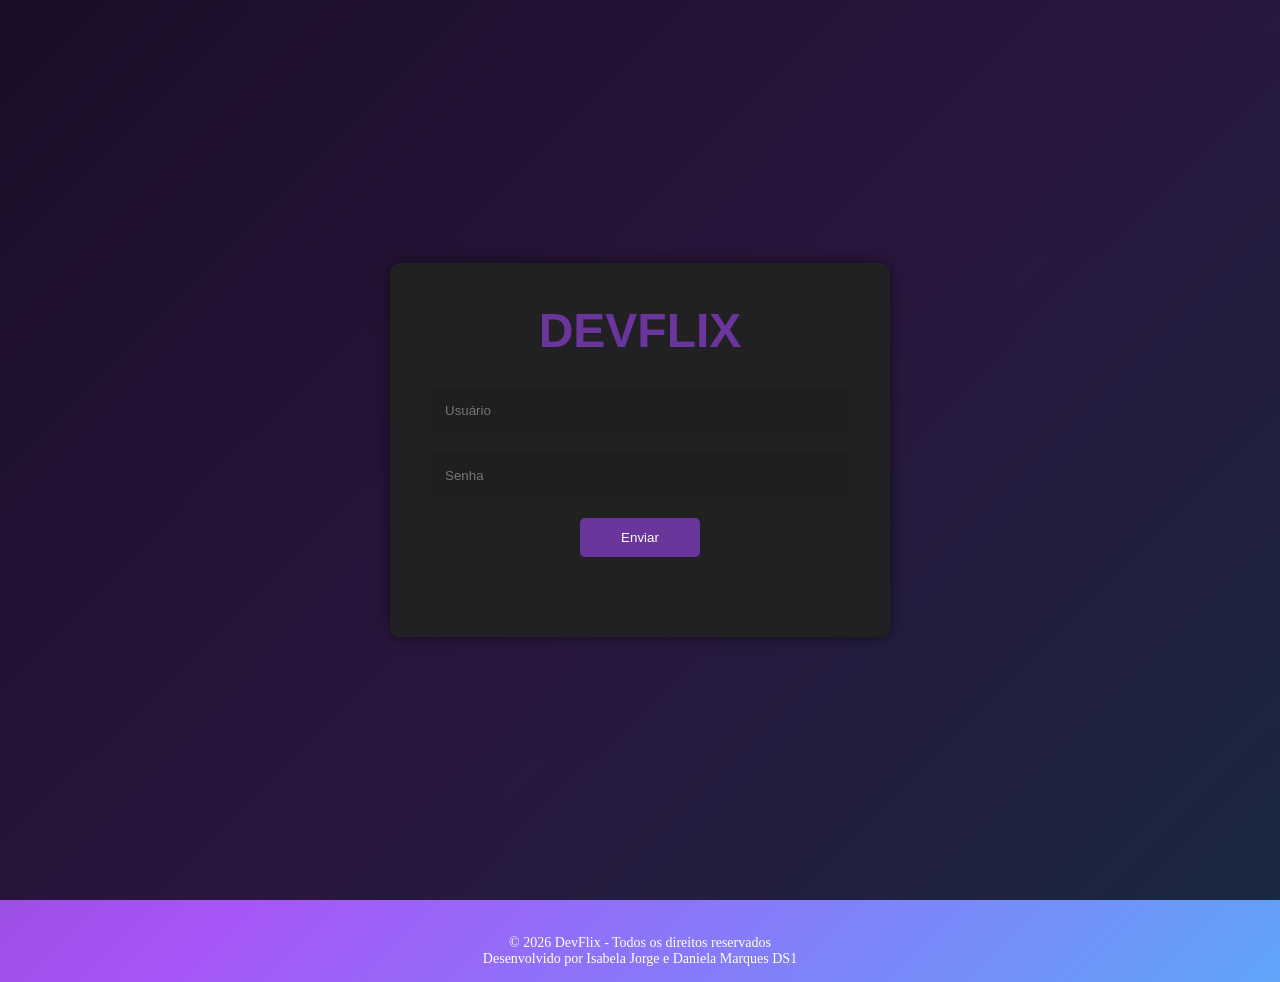
<file: index.html>
<!doctype html>
<html lang="en">
  <head>
    <meta charset="UTF-8" />
    <meta name="viewport" content="width=device-width, initial-scale=1.0" />
    <link rel="stylesheet" href="css/style.css" />
    <link rel="stylesheet" href="css/catalogo.css" />
    <title>DevFlix</title>
  </head>

  <body>
    <div class="overplay">
      <div class="container-login">
        <h1 class="logo">DEVFLIX</h1>

        <form>
          <input type="text" id="usuario" placeholder="Usuário" required />

          <input type="password" id="senha" placeholder="Senha" required />

          <button type="submit">Enviar</button>

          <p id="mensagemErro"></p>
        </form>
      </div>
    </div>

    <footer>
      <p>&#169; 2026 DevFlix - Todos os direitos reservados</p>
      <p>Desenvolvido por Isabela Jorge e Daniela Marques DS1</p>
    </footer>

    <script src="js/script.js"></script>
    <script src="js/temaclaro.js"></script>
  </body>
</html>
</file>
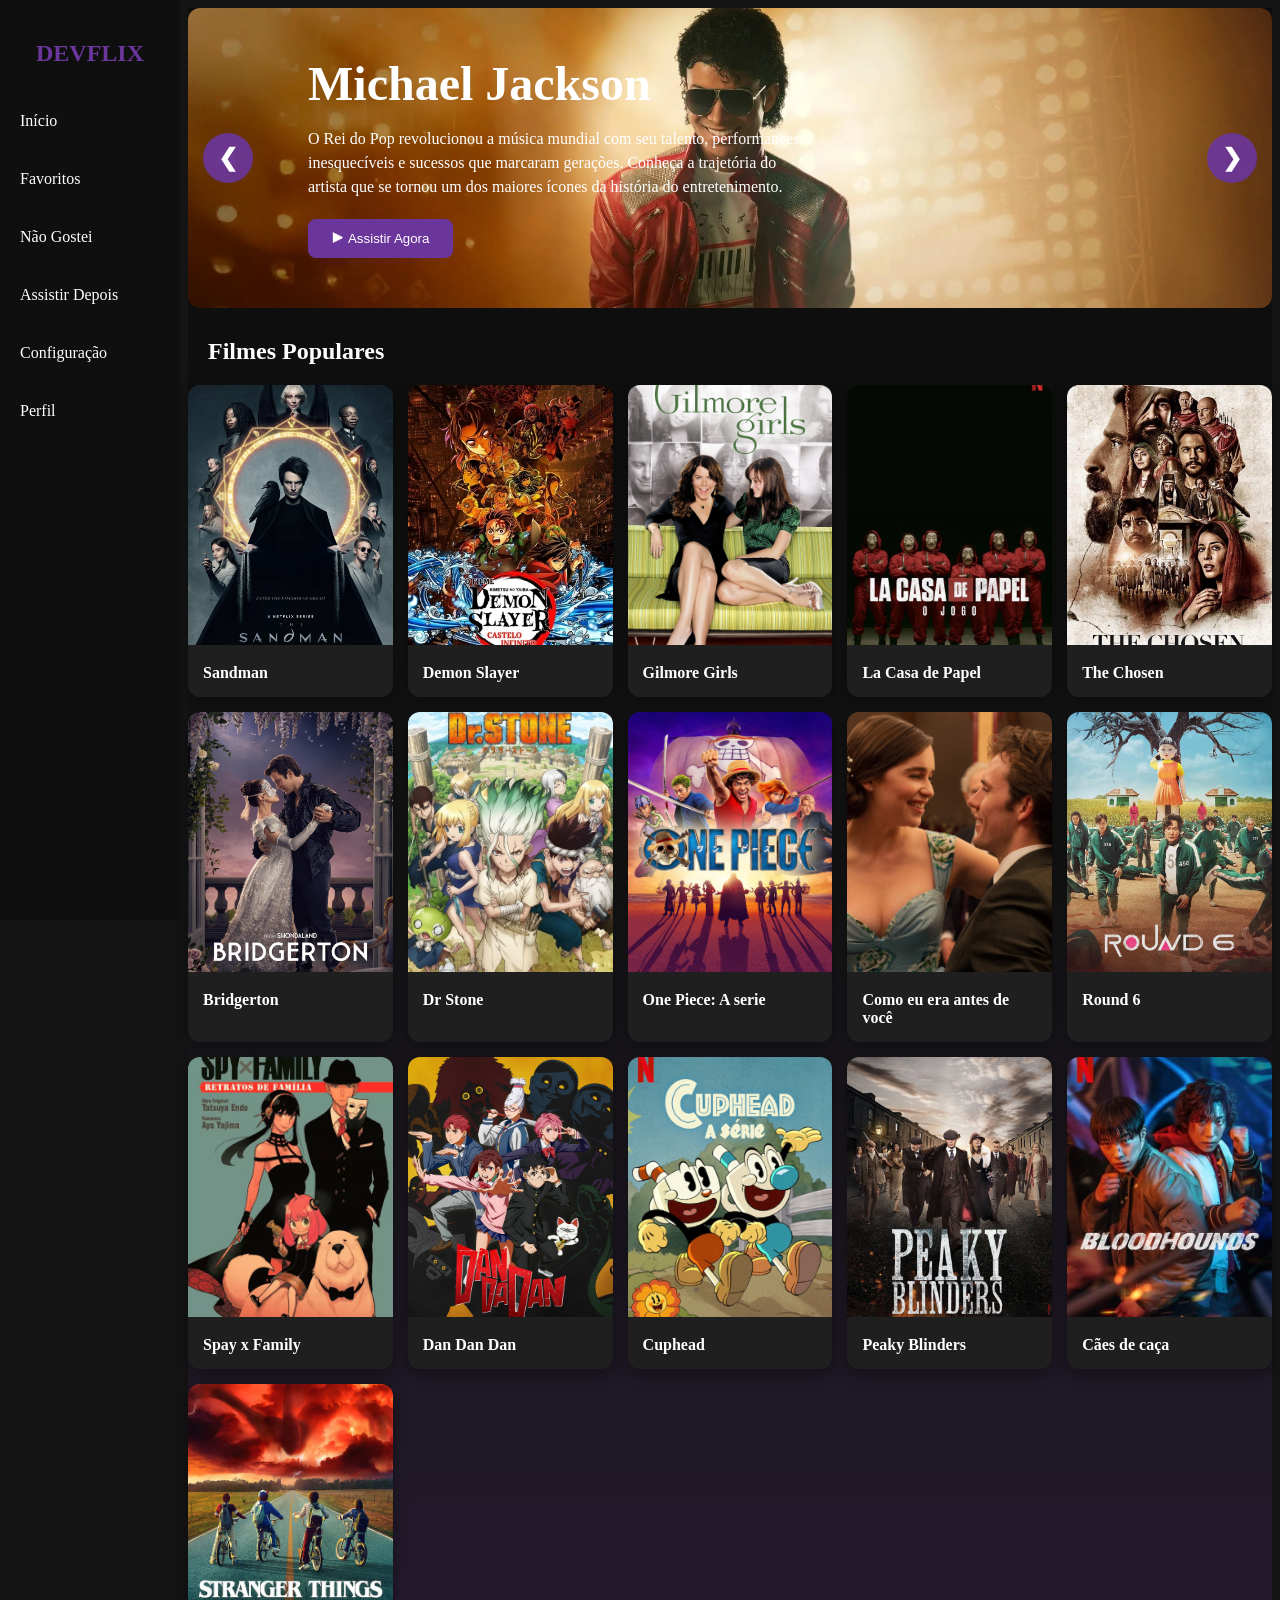
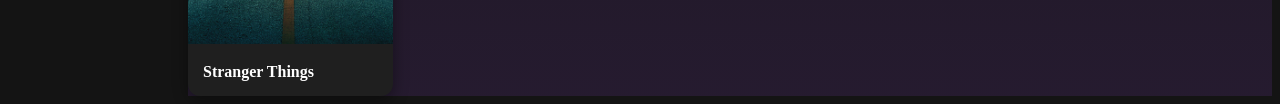
<file: catalogo.html>
<!doctype html>
<html lang="en">
  <head>
    <meta charset="UTF-8" />
    <meta name="viewport" content="width=device-width, initial-scale=1.0" />
    <link rel="stylesheet" href="css/catalogo.css" />
    <title>Catálogo - DEVFLIX</title>
  </head>
  <body>
    <aside class="sidebar">
      <h1 class="logo">DEVFLIX</h1>
      <nav>
        <ul>
          <li>
            <a href="catalogo.html">Início</a>
          </li>
          <li>
            <a href="favoritos.html">Favoritos</a>
          </li>
          <li>
            <a href="naoGostei.html">Não Gostei</a>
          </li>
          <li>
            <a href="assistirDepois.html">Assistir Depois</a>
          </li>
          <li>
            <a href="configuracao.html">Configuração</a>
          </li>
          <li>
            <a href="perfil.html">Perfil</a>
          </li>
          
        </ul>
      </nav>
    </aside>

    <main class="container">

      <section id="banner" class="banner">

        <div class="carrossel">

          <div class="slides">

            <div class="slide active">
              <img src="assets/img/banner1.jpg" alt="Filme 1" />

              <div class="banner-desc">
                <h1>Michael Jackson</h1>

                <p>
                  O Rei do Pop revolucionou a música mundial com seu talento,
                  performances inesquecíveis e sucessos que marcaram gerações.
                  Conheça a trajetória do artista que se tornou um dos maiores
                  ícones da história do entretenimento.
                </p>

                <button>&#11208 Assistir Agora</button>
              </div>

            </div>

            <div class="slide">
              <img src="assets/img/banner2.jpg" alt="Filme 2" />
            </div>

            <div class="slide">
              <img src="assets/img/banner3.jpg" alt="Filme 3" />
            </div>
            
          </div>

          <button class="prev">&#10094;</button>
          <button class="next">&#10095;</button>

        </div>
        
      </section>
      <h2>Filmes Populares</h2>

      <section id="listaFilmes" class="cards-container"></section>

    </main>

    <script src="js/catalogo.js"></script>
    <script src="js/temaclaro.js"></script>
    
  </body>
</html>
</file>
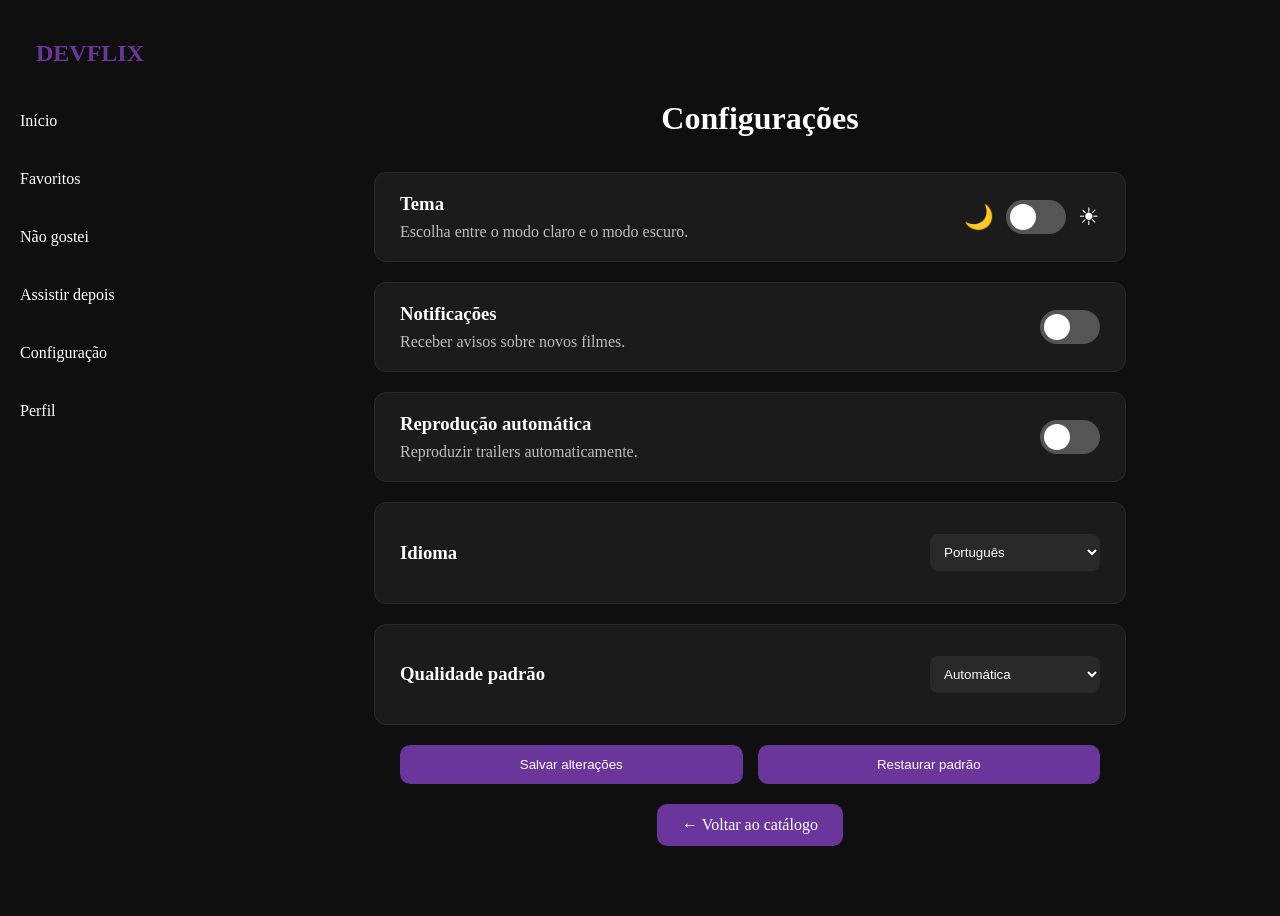
<file: configuracao.html>
<!doctype html>
<html lang="en">
  <head>
    <meta charset="UTF-8" />
    <meta name="viewport" content="width=device-width, initial-scale=1.0" />
    <link rel="stylesheet" href="css/catalogo.css" />
    <link rel="stylesheet" href="css/configuracao.css" />
    <title>Configurações</title>
  </head>
  <body>
    <aside class="sidebar">
      <h1 class="logo">DEVFLIX</h1>
      <nav>
        <ul>
          <li>
            <a href="catalogo.html">Início</a>
          </li>
          <li>
            <a href="favoritos.html">Favoritos</a>
          </li>
          <li>
            <a href="naoGostei.html">Não gostei</a>
          </li>
          <li>
            <a href="assistirDepois.html">Assistir depois</a>
          </li>
          <li>
            <a href="configuracao.html">Configuração</a>
          </li>
          <li>
            <a href="perfil.html">Perfil</a>
          </li>
        </ul>
      </nav>
    </aside>

    <div class="ContainerC">
      <h2>Configurações</h2>

      <div class="card-config">
        <div class="linha">
          <div class="texto">
            <h3>Tema</h3>
            <p>Escolha entre o modo claro e o modo escuro.</p>
          </div>

          <div class="opcao">
            <span>&#127769;</span>

            <label class="switch">
              <input type="checkbox" id="tema" />
              <span class="slider"></span>
            </label>

            <span>&#9728;</span>
          </div>
        </div>
      </div>

      <div class="card-config">
        <div class="linha">
          <div class="texto">
            <h3>Notificações</h3>
            <p>Receber avisos sobre novos filmes.</p>
          </div>

          <label class="switch">
            <input type="checkbox" />
            <span class="slider"></span>
          </label>
        </div>
      </div>

      <div class="card-config">
        <div class="linha">
          <div class="texto">
            <h3>Reprodução automática</h3>
            <p>Reproduzir trailers automaticamente.</p>
          </div>

          <label class="switch">
            <input type="checkbox" />
            <span class="slider"></span>
          </label>
        </div>
      </div>

      <div class="card-config">
        <div class="linha">
          <h3>Idioma</h3>

          <select>
            <option>Português</option>
            <option>English</option>
            <option>Español</option>
          </select>
        </div>
      </div>

      <div class="card-config">
        <div class="linha">
          <h3>Qualidade padrão</h3>

          <select>
            <option>Automática</option>
            <option>1080p</option>
            <option>720p</option>
            <option>480p</option>
          </select>
        </div>
      </div>

      <div class="botoes-config">
        <button>Salvar alterações</button>
        <button onclick="limparDados()">Restaurar padrão</button>
      </div>

      <a href="catalogo.html">← Voltar ao catálogo</a>

      <script src="js/configuracao.js"></script>
      <script src="js/temaclaro.js"></script>
    </div>
  </body>
</html>
</file>
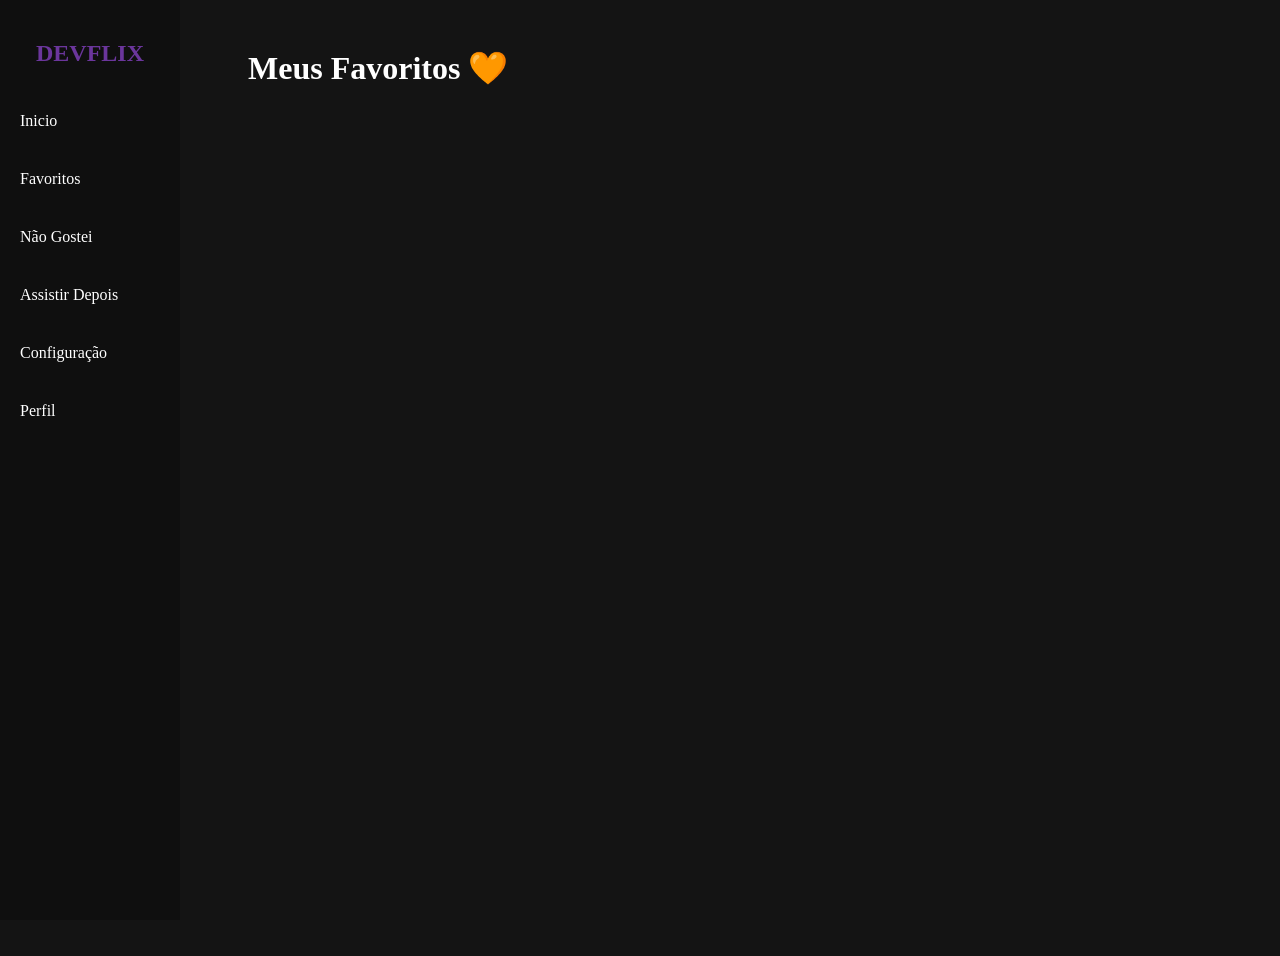
<file: favoritos.html>
<!DOCTYPE html>
<html lang="en">

<head>
    <meta charset="UTF-8">
    <meta name="viewport" content="width=device-width, initial-scale=1.0">
    <link rel="stylesheet" href="css/favoritos.css">
    <link rel="stylesheet" href="css/catalogo.css">
    <title>Favoritos</title>
</head>

<body>

    <aside class="sidebar">

        <h1 class="logo">DEVFLIX</h1>
        <nav>
            <ul>

                <li>
                    <a href="catalogo.html">Inicio</a>
                </li>

                <li>
                    <a href="favoritos.html">Favoritos</a>
                </li>

                <li>
                    <a href="naoGostei.html">Não Gostei</a>
                </li>

                <li>
                    <a href="assistirdepois.html">Assistir Depois</a>
                </li>

                <li>
                    <a href="configuracao.html">Configuração</a>
                </li>

                <li>
                    <a href="perfil.html">Perfil</a>
                </li>

            </ul>
        </nav>
    </aside>

    <main class="containerF">

        <header>
            <h1>Meus Favoritos &#129505</h1>
        </header>

        <ul id="listaFavoritos">

        </ul>
    </main>

    <script src="js/favoritos.js"></script>
    <script src="js/temaclaro.js"></script>
</body>

</html>
</file>
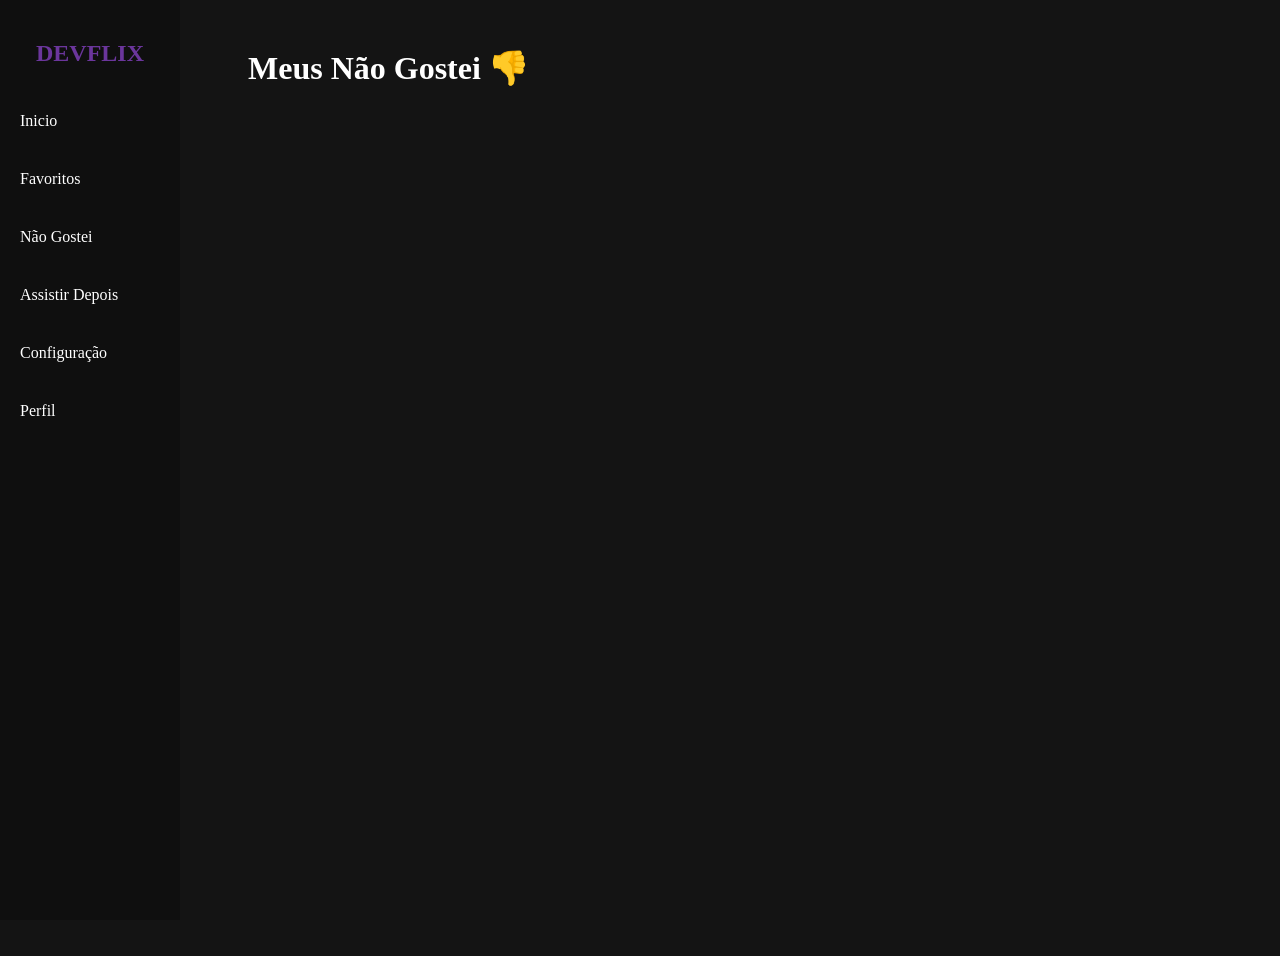
<file: naogostei.html>
<!DOCTYPE html>
<html lang="en">

<head>
    <meta charset="UTF-8">
    <meta name="viewport" content="width=device-width, initial-scale=1.0">
    <link rel="stylesheet" href="css/naogostei.css">
    <link rel="stylesheet" href="css/favoritos.css">
    <link rel="stylesheet" href="css/catalogo.css">
    <title>Não Gostei</title>
</head>

<body>

    <aside class="sidebar">

        <h1 class="logo">DEVFLIX</h1>
        <nav>
            <ul>

                <li>
                    <a href="catalogo.html">Inicio</a>
                </li>

                <li>
                    <a href="favoritos.html">Favoritos</a>
                </li>

                <li>
                    <a href="naogostei.html">Não Gostei</a>
                </li>

                <li>
                    <a href="assistirDepois.html">Assistir Depois</a>
                </li>

                <li>
                    <a href="configuracao.html">Configuração</a>
                </li>

                <li>
                    <a href="perfil.html">Perfil</a>
                </li>

            </ul>
        </nav>
    </aside>

    <main class="containerF">

        <header>
            <h1>Meus Não Gostei &#128078</h1>
        </header>

        <ul id="listarnaogostei">

        </ul>
    </main>

    <script src="js/naogostei.js"></script>
    <script src="js/temaclaro.js"></script>
</body>

</html>
</file>
<file: css/style.css>
* {
    margin: 0;
    padding: 0;
    box-sizing: border-box;
}

/* Fundo da página */
body {
    min-height: 100vh;
    background: linear-gradient(
  135deg,
  rgb(107, 54, 156),
  rgb(168, 85, 247),
  rgb(96, 165, 250)
);
}

/* Camada escura (overplay) */
.overplay {
    width: 100%;
    min-height: 100vh;
    background: rgba(0, 0, 0, 0.75);
    display: flex;
    justify-content: center;
    align-items: center;
}

/* Caixa do login */
.container-login {
    background-color: rgb(33, 33, 36);
    width: 90%;
    max-width: 500px;
    padding: 40px;
    border-radius: 10px;
    box-shadow: 0 0 15px rgba(0, 0, 0, 0.5);
}

/* Logo */
.logo {
    font-family: Impact, sans-serif;
    font-size: 3rem;
    color: rgb(107, 54, 156);
    text-align: center;

    animation: entradaLogo 2s ease-out forwards;
}

/* Animação */
@keyframes entradaLogo {
    from {
        transform: translateX(-500px);
        opacity: 0;
    }

    to {
        transform: translateX(0);
        opacity: 1;
    }
}

/* Formulário */
form {
    margin-top: 30px;

    display: flex;
    flex-direction: column;
    gap: 20px;
}

/* Inputs */
input {
    width: 100%;
    padding: 15px;
    border: none;
    border-radius: 5px;
    background-color: #1f1f1f; 
    color: white;
    outline: none;
}

/* efeito ao clicar */
input:focus {
    box-shadow: 0 0 8px rgb(107, 54, 156);
}

/* Botão */
button {
    width: 120px;
    padding: 12px;
    align-self: center;
    background-color: rgb(107, 54, 156);
    color: white;
    border: none;
    border-radius: 5px;
    cursor: pointer;
    transition: 0.3s;
}

button:hover {
    background-color: rgb(56, 27, 83);
}

/* Mensagem de erro */
#mensagemErro {
    text-align: center;
    color: rgb(181, 0, 236);
    min-height: 20px;
}

/* Footer */
footer {
    padding: 15px;
    margin-top: 20px;
}

footer p {
    text-align: center;
    color: white;
    font-size: 14px;
}
</file>
<file: css/catalogo.css>
/*tema escuro (base)*/
body{
    background-color: #141414 ;
    overflow-x: hidden;
}

/*barra de navegação*/
.sidebar {
    position: fixed;
    top: 0;
    left: 0;
    width: 200px;
    height: 100vh;
    background-color: #0f0f0f;
    padding-top: 20px;
}

.sidebar .logo {
    color: rgb(107, 54, 156);
    text-align: center;
    margin-bottom: 30px;
    font-size: 24px;
    font-weight: bold;
}

.sidebar ul {
    list-style: none;
    padding: 0;
    margin: 0;
    display: flex;
    flex-direction: column;
    gap: 10px;
}

.sidebar li {
    padding: 15px 20px;
    color: white;
    cursor: pointer;
    border-radius: 8px;
    transition: 0.3s;
}

.sidebar li:hover {
    background-color: rgb(107, 54, 156);
    transform: translateX(6px);
}

.sidebar a{
    text-decoration: none;
    color: white;
    display: block;
}

.container {
    width: calc(100% - 200px);
    
     background: linear-gradient(
        to bottom,
        #0b0b0b,
        #141414,
        rgba(107, 54, 156, 0.2));

    margin-left: 200px;
    padding: 0;
    min-height: 100vh;
    color: white;
}

/*card dos filme*/
.slide {
    display: none;
}

.slide.active{
    display: block;
}

.slide img {
    width: 100%;
    height: 400px;
    object-fit: cover;
    display: block;
}

h2 {
    margin-left: 20px;
    margin-top: 30px;
    color: white;
}

.card-filme {
    background-color: #1f1f1f;
    border-radius: 12px;
    overflow: hidden;
    transition: 0.3s;
    cursor: pointer;
    box-shadow: 0 4px 15px rgba(0,0,0,0.4);
}

.card-filme:hover {
    transform: translateY(-8px) scale(1.03);
    box-shadow: 0 0 20px rgba(107,54,156,0.8);
}

.card-filme img {
    width: 100%;
    height: 300px;
    object-fit: cover;
}

.card-filme h3 {
    margin: 0;
    padding: 15px;
    background: transparent;
    box-shadow: none;
}

.botoes-card {
    display: flex;
    justify-content: center;
    gap: 10px;
    padding: 15px;
}

.botoes-card button {
    background-color: rgb(107, 54, 156);
    border: none;
    color: white;
    padding: 8px 12px;
    border-radius: 8px;
    cursor: pointer;
    transition: 0.3s;
}

.botoes-card button:hover {
    background-color: rgb(140, 80, 200);
}

#classificacaoFilme{
    font-family: Arial, Helvetica, sans-serif;
    color: white;
}

#descricaoFilme{
    font-family:'Times New Roman', Times, serif;
    text-align: left;
}


.cards-container {
    display: grid;
    grid-template-columns: repeat(auto-fit, minmax(220px, 1fr));
    gap: 20px;
}

.carrossel{
    position: relative;
    width: 100%;
    height: 350px;
    overflow: hidden;
    border-radius: 12px;
}

.banner{
    width: 100%;
    height: 350px;
    overflow: hidden;
}

.banner img {
    width: 100%;
    height: 350px;
    object-fit: cover;
}

.slide {
    position: relative;
}

.banner-desc {
    position: absolute;
    left: 120px;
    bottom: 50px;
    max-width: 500px;
    color: white;
    z-index: 2;
}

.banner-desc h1 {
    font-size: 3rem;
    margin-bottom: 10px;
}

.banner-desc p {
    font-size: 1rem;
    line-height: 1.5;
    margin-bottom: 20px;
}

.banner-desc button {
    background-color: rgb(107, 54, 156);
    color: white;
    border: none;
    padding: 12px 24px;
    border-radius: 8px;
    cursor: pointer;
}

.prev,
.next {
    position: absolute;
    top: 50%;
    transform: translateY(-50%);

    background: rgba(0, 0, 0, 0.7);
    color: white;

    border: none;
    padding: 12px;
    cursor: pointer;
    font-size: 20px;

    border-radius: 50%;
}

.prev,
.next {
    position: absolute;
    top: 50%;
    transform: translateY(-50%);
    width: 50px;
    height: 50px;
    border: none;
    border-radius: 50%;
    background-color: rgba(107, 54, 156, 0.9);
    color: white;
    font-size: 24px;
    font-weight: bold;
    cursor: pointer;
    z-index: 999;
    display: flex;
    align-items: center;
    justify-content: center;
    transition: 0.3s;
}

.prev {
    left: 15px;
}

.next {
    right: 15px;
}

.prev:hover,
.next:hover {
    background-color: rgb(107, 54, 156);
    transform: translateY(-50%) scale(1.1);
}

/*tema claro*/

body.tema-claro h2 {
    color: #111;
}
body.tema-claro h1 {
    color: #ffffff;
}

body.tema-claro h3 {
    color: #111;
}

body.tema-claro .card-config p{
    color: #333;
}

body.tema-claro{
    background-color: #bebebe ;
    overflow-x: hidden;
}

body.tema-claro .sidebar {
    background-color: #d6d6d6;
    color: #111;
}

body.tema-claro .sidebar a {
    color: #111;
}

body.tema-claro .container {
    background: #bebebe !important;
    color: #111;
}

body.tema-claro .card-filme {
    background-color: #f0f0f0;
    color: #111;
}

body.tema-claro .botoes-card button {
    background-color: #6B369C;
    color: white;
}

/* Container */
body.tema-claro .container,
body.tema-claro .containerF,
body.tema-claro .containerM{
    background-color: #bebebe;
    color: #111;
}

body.tema-claro .ContainerC{
    background-color: #bebebe;
}

body.tema-claro select{
    background-color: #fff;
    color: #111;
    border: 1px solid #ccc;
}

body.tema-claro .card-config{
    background-color: #ffffff;
    color: #111;
}

body.tema-claro .card-filme,
body.tema-claro .comentarios{
    background-color: #bebebe;
    color: #111;
}

body.tema-claro .comentarios {
    background-color: #f2f2f2;
}

body.tema-claro #comentario {
    background-color: #ffffff;
    color: #111;
    border: 1px solid #ccc;
}

/* Textarea */
body.tema-claro .comentarios {
    background-color: #f2f2f2;
}

body.tema-claro #comentario {
    background-color: #ffffff;
    color: #111;
    border: 1px solid #ccc;
}

body.tema-claro #classificacao{
    color: #111;
}

/* Botão comentar */
body.tema-claro .btnComentar {
    background-color: #6B369C;
    color: white;
}

body.tema-claro .card-filme {
    background-color: #f2f2f2;
    color: #111;
}

body.tema-claro .card-filmeF {
    background-color: #f2f2f2;
    color: #111;
}

body.tema-claro button {
    background-color: #6B369C;
    color: white;
}

body.tema-claro .perfil {
    background-color: #f2f2f2;
    color: #111;
    border-radius: 12px;
    padding: 10px;
}

body.tema-claro header h1 {
    color: #111 !important;
}

/*responsividade notebook*/
@media (max-width: 1366px) {

    .sidebar {
        width: 180px;
    }

    .container {
        margin-left: 180px;
        width: calc(100% - 180px);
    }

    .banner,
    .carrossel,
    .slide img {
        height: 300px;
    }

    .cards-container {
        grid-template-columns: repeat(auto-fit, minmax(200px, 1fr));
        gap: 15px;
    }

    .card-filme img {
        height: 260px;
    }

    .card-filme h3 {
        font-size: 1rem;
    }
}
</file>
<file: css/configuracao.css>
body{
    background-color:#0f0f0f;
    color:white;
    transition:.3s;
}

.ContainerC{
    margin-left:220px;
    min-height:100vh;

    display:flex;
    flex-direction:column;
    justify-content:center;
    align-items:center;

    gap:20px;
}

.ContainerC h2{
    font-size:2rem;
    margin-bottom:15px;
}

/* Cards */

.card-config{
    width:700px;
    background:#1b1b1b;
    border:1px solid #2b2b2b;
    border-radius:12px;
    padding:20px 25px;
}

.linha{
    display:flex;
    justify-content:space-between;
    align-items:center;
    gap:20px;
}

.texto{
    flex:1;
}

.texto h3{
    margin:0 0 8px;
}

.texto p{
    margin:0;
    color:#bdbdbd;
}

/* Tema */

.opcao{
    display:flex;
    align-items:center;
    gap:12px;
}

.opcao span{
    font-size:24px;
}

/* Select */

select{
    width:170px;
    padding:10px;

    border:none;
    border-radius:8px;

    background:#292929;
    color:white;
}

/* Switch */

.switch{
    position:relative;
    width:60px;
    height:34px;
}

.switch input{
    opacity:0;
    width:0;
    height:0;
}

.slider{
    position:absolute;
    inset:0;

    background:#555;
    border-radius:34px;

    cursor:pointer;
    transition:.4s;
}

.slider::before{
    content:"";
    position:absolute;

    width:26px;
    height:26px;

    left:4px;
    bottom:4px;

    background:white;
    border-radius:50%;

    transition:.4s;
}

input:checked + .slider{
    background:#6B369C;
}

input:checked + .slider::before{
    transform:translateX(26px);
}

/* Botões */

.botoes-config{
    width:700px;
    display:flex;
    gap:15px;
}

.botoes-config button{
    flex:1;

    padding:12px;

    background:#6B369C;
    color:white;

    border:none;
    border-radius:10px;

    cursor:pointer;
    transition:.3s;
}

.botoes-config button:hover{
    background:#8249b8;
}

.ContainerC a{
    text-decoration:none;

    background:#6B369C;
    color:white;

    padding:12px 25px;

    border-radius:10px;

    transition:.3s;
}

.ContainerC a:hover{
    background:#8249b8;
    transform:scale(1.05);
}
</file>
<file: css/favoritos.css>
header h1{
    color: white;
}

#listarFavoritos{
    list-style: none;
    display: grid;
    grid-template-columns: repeat(auto-fill, minmax(200px, 1fr));
    gap: 20px;
    margin-top: 20px;
    margin-left: 220px;
}
.card-filmeF{
    display: flex;
    align-items: center;
    background-color: #1a1a1a;
    border-radius: 12px;
    padding: 15px;
    gap: 20px;
}

.card-filmeF img{
    width: 220px;
    height: 280px;
    object-fit: cover;
    border-radius: 8px;
}

.card-filmeF h3{
    color: white;
    padding: 10px;
    text-align: center;
}

.info-filme{
    display: flex;
    flex-direction: column;
    justify-content: center;
    gap: 15px;
}

.info-filme h3 {
    color: white;
    margin: 0;
}

.info-filme button {
    width: 120px;

    background-color: rgb(107, 54, 156);
    color: white;

    border: none;
    border-radius: 8px;

    padding: 10px;
    cursor: pointer;
}

.containerF{
    margin-left: 220px;
    min-height: 100vh;
    padding: 20px;

}
</file>
<file: css/naogostei.css>
header h1{
    color: white;
}

#listarnaogostei{
    list-style: none;
    display: flex;
    flex-direction: column;
    gap: 20px;
    margin-top: 20px;
    margin-left: 0;
    padding: 0;
}
</file>
